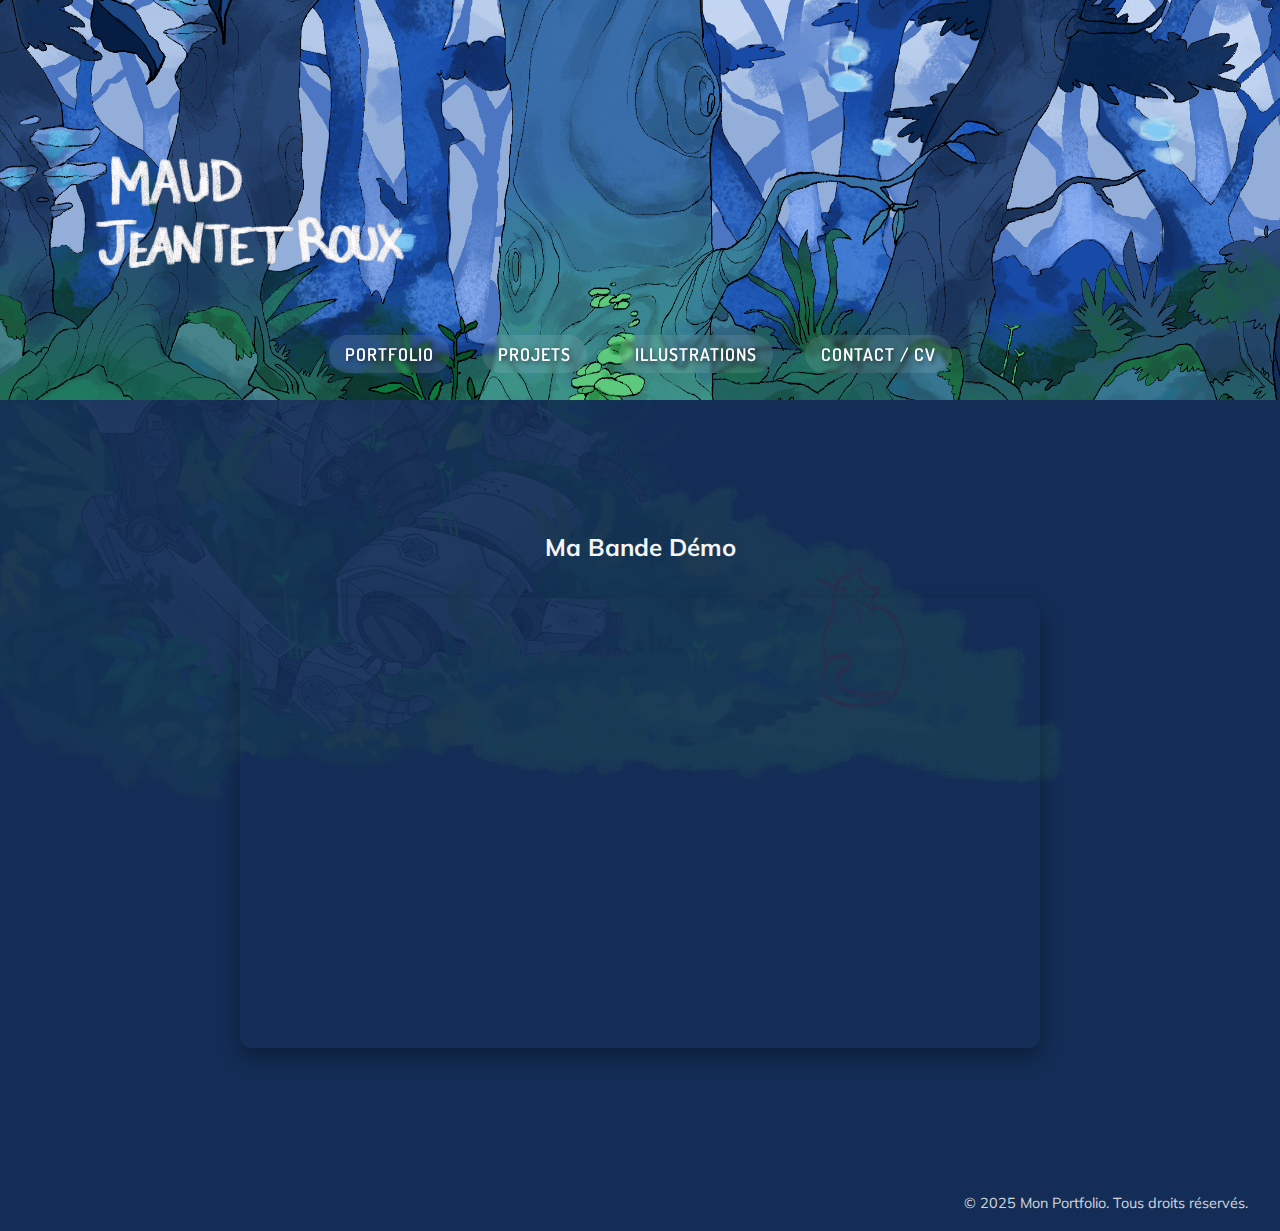
<file: index.html>
<!DOCTYPE html>
<html lang="fr">
<head>
    <meta charset="UTF-8">
    <meta name="viewport" content="width=device-width, initial-scale=1.0">
    <title>Portfolio - Accueil</title>
    <link rel="stylesheet" href="style.css">
</head>
<body>

    <!-- Header Image Section with Navigation inside -->
    <div class="header-image">
        <img src="image/Titre_page.gif" alt="Logo" class="header-gif">
        <nav>
            <ul class="nav-links">
                <li><a href="portfolio.html">Portfolio</a></li>
                <li><a href="projets.html">Projets</a></li>
                <li><a href="illustrations.html">Illustrations</a></li>
                <li><a href="contact.html">Contact / CV</a></li>
            </ul>
        </nav>
    </div>

    <main>

        <!-- Video Link Section -->
        <section class="video-link-section">
            <h2>Ma Bande Démo</h2>
            <div style="max-width: 800px; margin: 2rem auto; box-shadow: 0 10px 20px rgba(0,0,0,0.3); border-radius: 10px; overflow: hidden;">
                <div style="position: relative; padding-bottom: 56.25%; height: 0; overflow: hidden;">
                    <iframe 
                        src="https://www.youtube.com/embed/jWlsPFq4fKA?si=g-v5w8zXyq1n9k9_" 
                        title="Bande Démo" 
                        style="position: absolute; top: 0; left: 0; width: 100%; height: 100%; border: 0;" 
                        allow="accelerometer; autoplay; clipboard-write; encrypted-media; gyroscope; picture-in-picture; web-share" 
                        allowfullscreen>
                    </iframe>
                </div>
            </div>
        </section>
    </main>

    <footer>
        <p>&copy; 2025 Mon Portfolio. Tous droits réservés.</p>
    </footer>

</body>
</html>
</file>
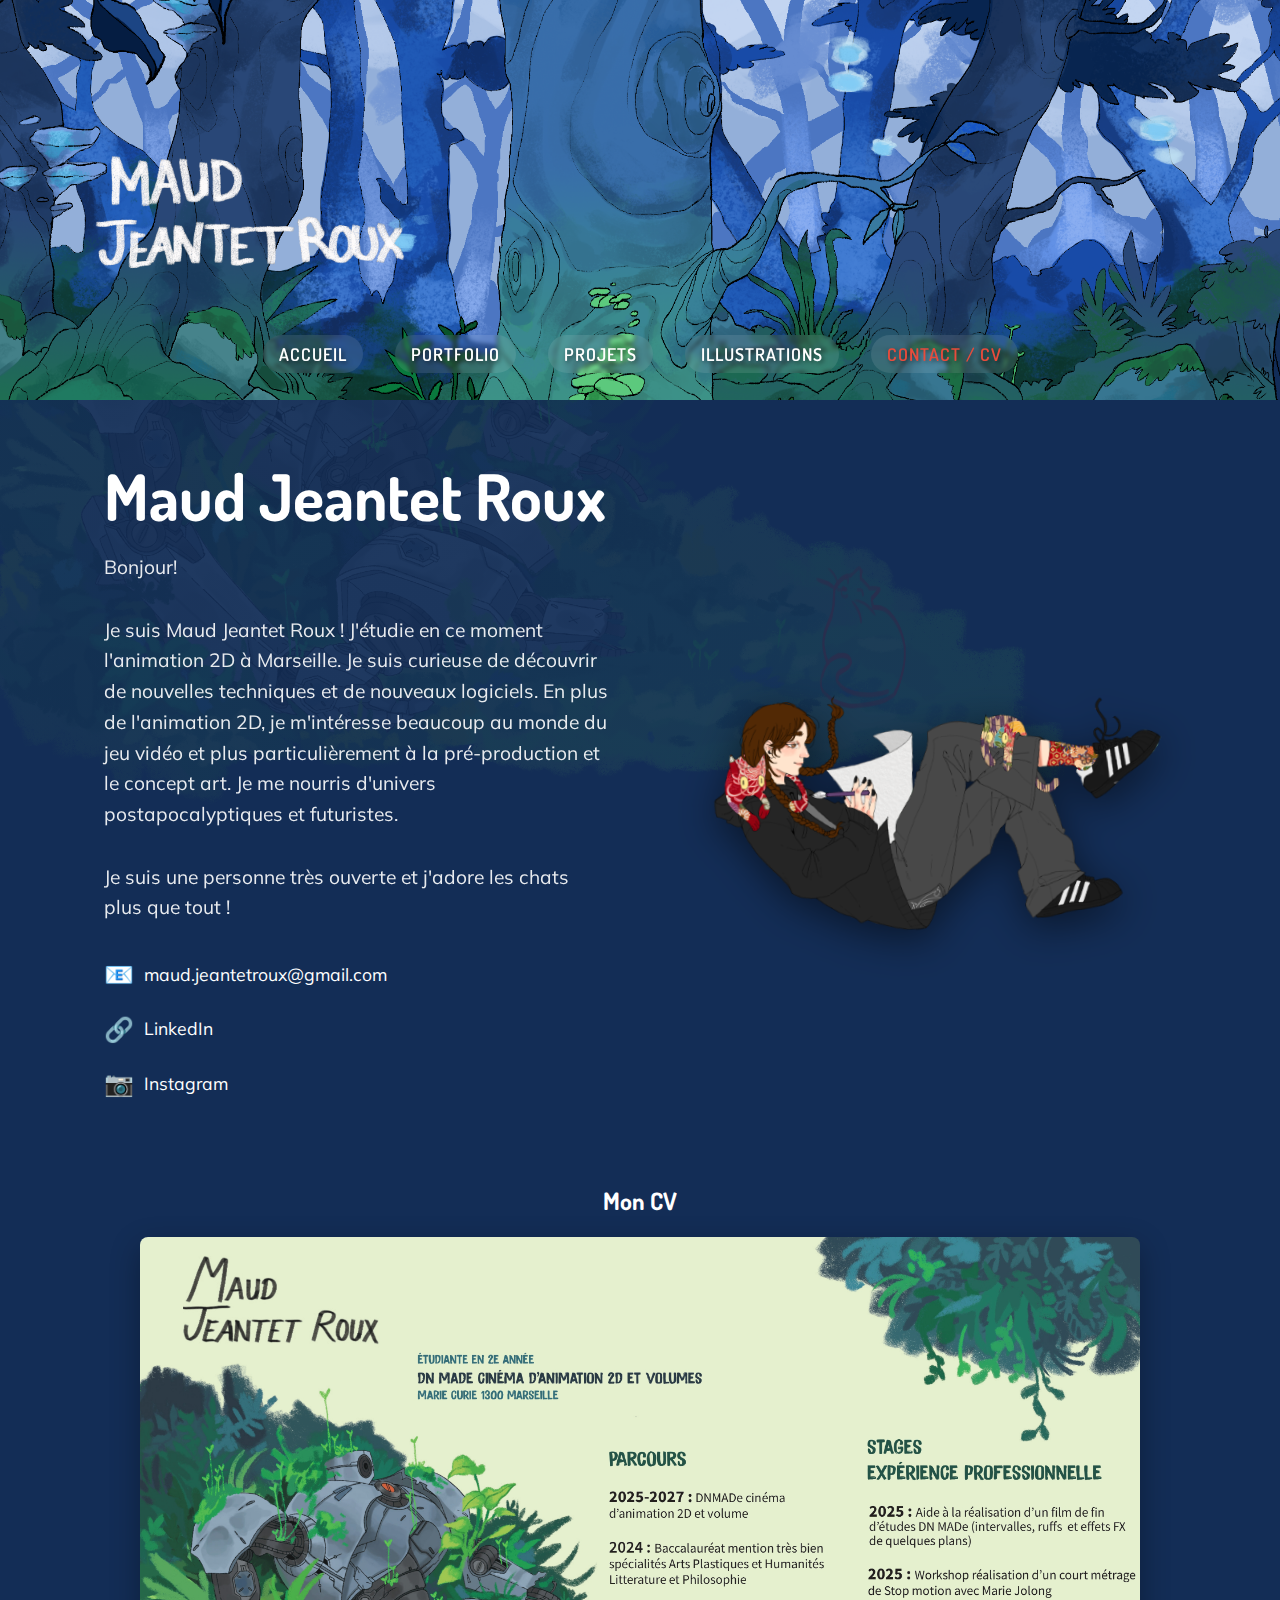
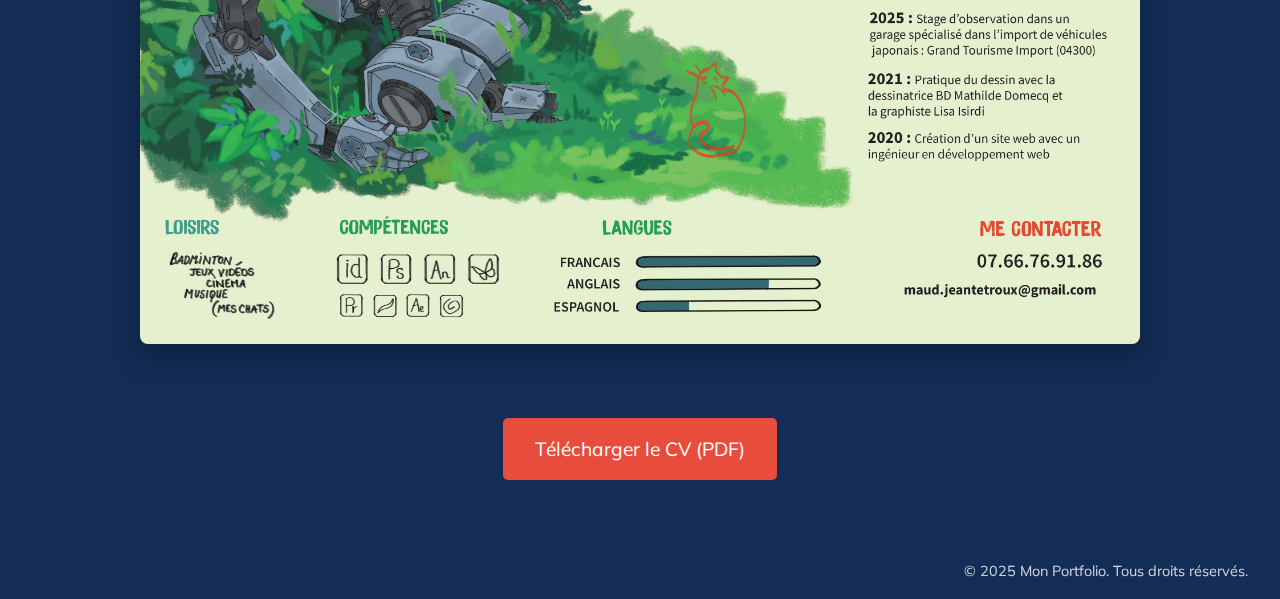
<file: contact.html>
<!DOCTYPE html>
<html lang="fr">
<head>
    <meta charset="UTF-8">
    <meta name="viewport" content="width=device-width, initial-scale=1.0">
    <title>À Propos / Contact</title>
    <link rel="stylesheet" href="style.css">
</head>
<body>

    <div class="header-image">
        <img src="image/Titre_page.gif" alt="Logo" class="header-gif">
        <nav>
            <ul class="nav-links">
                <li><a href="index.html">Accueil</a></li>
                <li><a href="portfolio.html">Portfolio</a></li>
                <li><a href="projets.html">Projets</a></li>
                <li><a href="illustrations.html">Illustrations</a></li>
                <li><a href="contact.html" style="color: var(--accent-color);">Contact / CV</a></li>
            </ul>
        </nav>
    </div>

    <main>
        <div class="contact-container">
            <!-- Top Section: Text Left, Image Right -->
            <div class="profile-section">
                <div class="profile-text">
                    <h1>Maud Jeantet Roux</h1>
                    <p>
                    Bonjour! 
                    </p>
                    <p>
                    Je suis Maud Jeantet Roux ! 
                    J'étudie en ce moment l'animation 2D à Marseille. Je suis curieuse de découvrir de nouvelles techniques et de nouveaux logiciels.
                    En plus de l'animation 2D, je m'intéresse beaucoup au monde du jeu vidéo et plus particulièrement à la pré-production et le concept art. Je me nourris d'univers postapocalyptiques et futuristes. 
                    </p>
                    <P> 
                    Je suis une personne très ouverte et j'adore les chats plus que tout !
                    </P>
                    <ul class="contact-list">
                        <li>
                            <span style="font-size: 1.5rem;">📧</span> 
                            <a href="mailto:maud.jeantetroux@gmail.com">maud.jeantetroux@gmail.com</a>
                        </li>
                        <li>
                            <span style="font-size: 1.5rem;">🔗</span> 
                            <a href="https://www.linkedin.com/in/maud-jeantet-roux-5aa69b383" target="_blank">LinkedIn</a>
                        </li>
                        <li>
                            <span style="font-size: 1.5rem;">📷</span> 
                            <a href="https://www.instagram.com/mjr444.rar?igsh=MWE5MGtqYm9tNXB0Mg==" target="_blank">Instagram</a>
                        </li>
                    </ul>
                </div>
                
                <div class="profile-image-container">
                    <img src="image/imageMaud.png" alt="Maud">   
                    <!-- Corriger le 0 de 13000 et l'accent de littérature -->
                </div>
            </div>

            <!-- Bottom Section: CV PDF -->
            <div class="cv-section">
                <h2 style="color: var(--white); margin-bottom: 1rem; font-family: var(--font-artistic);">Mon CV</h2>
                <!-- Display CV as Image for cleaner look -->
                <img src="cv.jpg" class="cv-container" alt="CV Maud Morvan">
                <br>
                <a href="cv.pdf" class="btn" download style="margin-top: 1rem; padding: 1rem 2rem; font-size: 1.2rem;">Télécharger le CV (PDF)</a>
            </div>
        </div>
    </main>

    <footer>
        <p>&copy; 2025 Mon Portfolio. Tous droits réservés.</p>
    </footer>

</body>
</html>
</file>
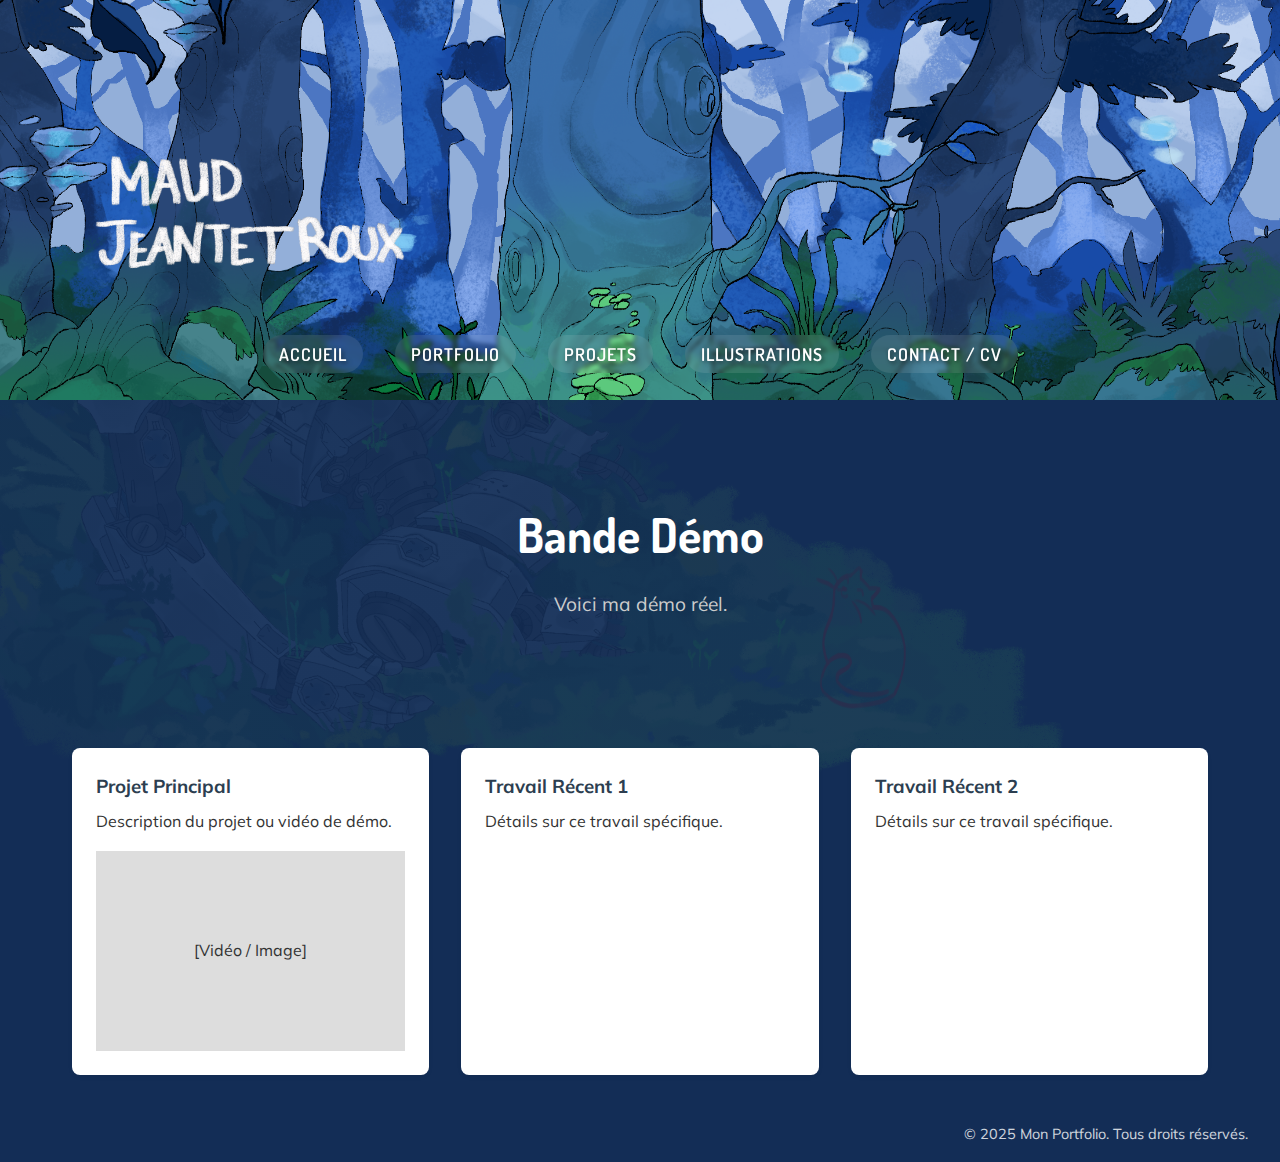
<file: demo.html>
<!DOCTYPE html>
<html lang="fr">
<head>
    <meta charset="UTF-8">
    <meta name="viewport" content="width=device-width, initial-scale=1.0">
    <title>Démo Réel / Portfolio</title>
    <link rel="stylesheet" href="style.css">
</head>
<body>

    <div class="header-image">
        <img src="image/Titre_page.gif" alt="Logo" class="header-gif">
        <nav>
            <ul class="nav-links">
                <li><a href="home.html">Accueil</a></li>
                <li><a href="portfolio.html">Portfolio</a></li>
                <li><a href="projets.html">Projets</a></li>
                <li><a href="illustrations.html">Illustrations</a></li>
                <li><a href="contact.html">Contact / CV</a></li>
            </ul>
        </nav>
    </div>

    <main>
        <section class="hero">
            <h1>Bande Démo</h1>
            <p>Voici ma démo réel.</p>
        </section>

        <div class="grid">
            <!-- Placeholder for video or gallery -->
            <div class="card">
                <h3>Projet Principal</h3>
                <p>Description du projet ou vidéo de démo.</p>
                <div style="background: #ddd; height: 200px; margin-top: 1rem; display: flex; align-items: center; justify-content: center;">
                    [Vidéo / Image]
                </div>
            </div>
            <div class="card">
                <h3>Travail Récent 1</h3>
                <p>Détails sur ce travail spécifique.</p>
            </div>
            <div class="card">
                <h3>Travail Récent 2</h3>
                <p>Détails sur ce travail spécifique.</p>
            </div>
        </div>
    </main>

    <footer>
        <p>&copy; 2025 Mon Portfolio. Tous droits réservés.</p>
    </footer>

</body>
</html>
</file>
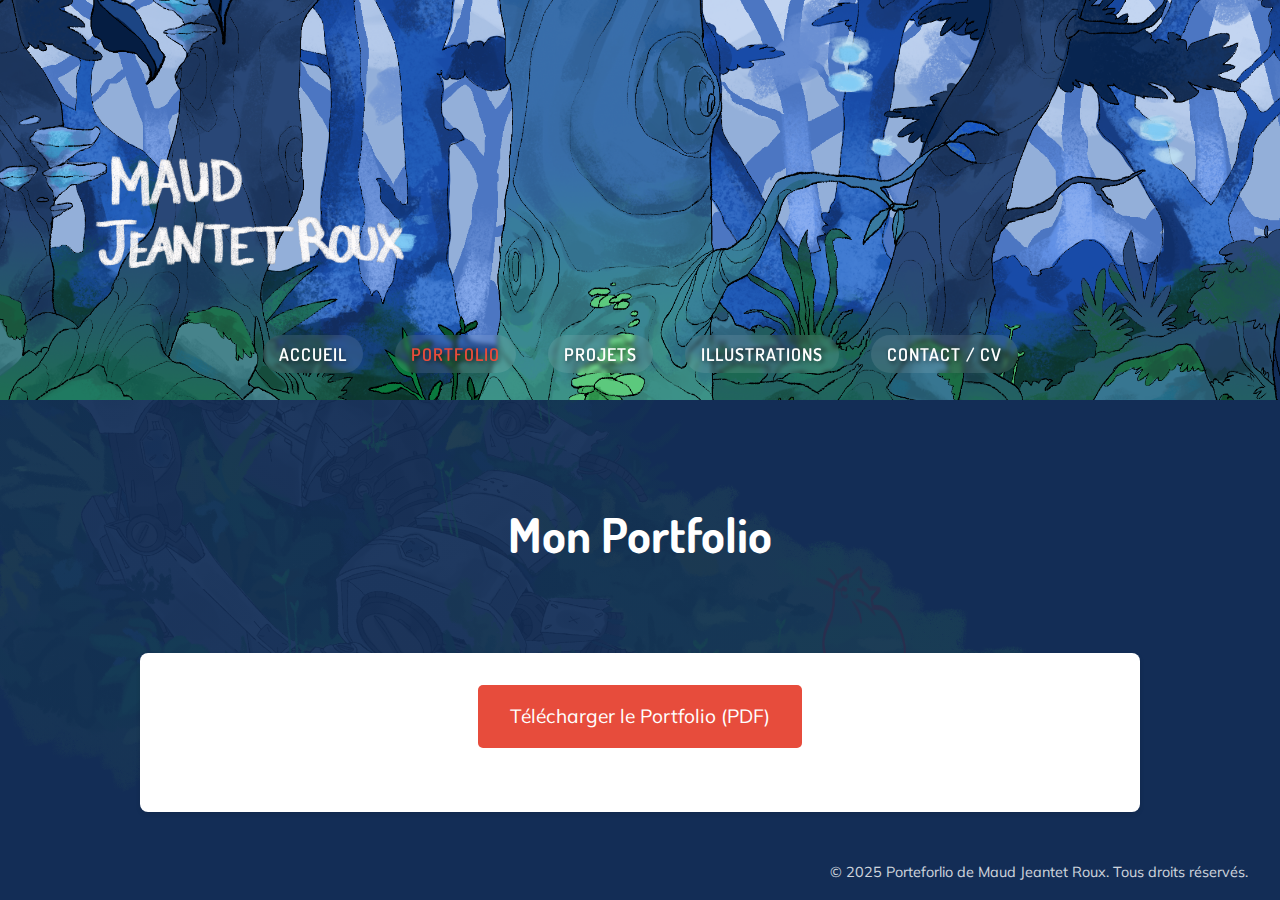
<file: portfolio.html>
<!DOCTYPE html>
<html lang="fr">
<head>
    <meta charset="UTF-8">
    <meta name="viewport" content="width=device-width, initial-scale=1.0">
    <title>Portfolio</title>
    <link rel="stylesheet" href="style.css">
</head>
<body>

    <div class="header-image">
        <img src="image/Titre_page.gif" alt="Logo" class="header-gif">
        <nav>
            <ul class="nav-links">
                <li><a href="index.html">Accueil</a></li>
                <li><a href="portfolio.html" style="color: var(--accent-color);">Portfolio</a></li>
                <li><a href="projets.html">Projets</a></li>
                <li><a href="illustrations.html">Illustrations</a></li>
                <li><a href="contact.html">Contact / CV</a></li>
            </ul>
        </nav>
    </div>

    <main>
        <section class="hero">
            <h1>Mon Portfolio</h1>
        </section>

        <div style="max-width: 1000px; margin: 0 auto; padding: 2rem; background: white; border-radius: 8px; box-shadow: 0 2px 5px rgba(0,0,0,0.1);">
            
            <!-- Download Button at the top -->
            <div style="text-align: center; margin-bottom: 2rem;">
                <a href="portfolio.pdf" class="btn" download style="padding: 1rem 2rem; font-size: 1.2rem;">Télécharger le Portfolio (PDF)</a>
            </div>

            <!-- Portfolio Images Container -->
            <div id="portfolio-container" style="display: flex; flex-direction: column; gap: 0;">
                <!-- Images will be loaded here by script.js -->
            </div>
            
        </div>
    </main>

    <footer>
        <p>&copy; 2025 Porteforlio de Maud Jeantet Roux. Tous droits réservés.</p>
    </footer>

    <script src="script.js"></script>
</body>
</html>
</file>
<file: style.css>
@import url('https://fonts.googleapis.com/css2?family=Dosis:wght@200..800&family=Mulish:ital,wght@0,200..1000;1,200..1000&display=swap');

:root {
    --primary-color: #2c3e50;
    --accent-color: #e74c3c;
    --text-color: #f4f4f4; /* Light text for dark background */
    --bg-color: #132d56; /* Requested dark blue background */
    --white: #ffffff;
    --font-main: 'Mulish', sans-serif;
    --font-artistic: 'Dosis', sans-serif;
}

* {
    margin: 0;
    padding: 0;
    box-sizing: border-box;
}

body {
    font-family: var(--font-main);
    line-height: 1.6;
    color: var(--text-color);
    background-color: var(--bg-color);
    background-image: linear-gradient(rgba(19, 45, 86, 0.9), rgba(19, 45, 86, 0.9)), url('image/robot.png');
    background-size: cover;
    background-position: center;
    background-attachment: fixed;
    display: flex;
    flex-direction: column;
    min-height: 100vh;
}

/* Header & Navigation */
.header-image {
    width: 100%;
    height: 400px; /* "Un peu épaisse" */
    background-image: url('decor_grenouille.png'); /* Filename without accent */
    background-size: cover;
    background-position: center;
    background-repeat: no-repeat;
    background-color: var(--primary-color); /* Fallback */
    
    /* Flexbox to center the nav inside the image */
    display: flex;
    align-items: flex-end; /* Align to bottom */
    justify-content: center; /* Center horizontally */
    position: relative;
    padding-bottom: 2rem; /* Space from bottom */
}

nav {
    background-color: transparent; /* Transparent background */
    box-shadow: none; /* Remove shadow */
    padding: 0;
    width: auto;
    position: relative; /* Ensure z-index works */
    z-index: 20; /* Above the GIF */
}

.nav-links {
    display: flex;
    list-style: none;
    gap: 2rem; /* Reduced gap */
    font-size: 1.1rem; /* Smaller text */
}

.nav-links a {
    font-family: var(--font-artistic);
    text-decoration: none;
    color: var(--white); /* White text to stand out on image */
    font-weight: 600;
    text-transform: uppercase;
    letter-spacing: 1px;
    transition: all 0.4s ease;
    text-shadow: 2px 2px 4px rgba(0,0,0,0.5); /* Shadow for readability */
    padding: 8px 16px; /* Reduced padding */
    border-radius: 20px;
    background-color: rgba(255, 255, 255, 0.1); /* Slight background for "blending" feel */
    backdrop-filter: blur(2px); /* Subtle blur effect */
}

.nav-links a:hover {
    color: var(--white);
    background-color: rgba(255, 255, 255, 0.3); /* Lighter on hover */
    transform: scale(1.1) translateY(-3px); /* Pop up animation */
    box-shadow: 0 5px 15px rgba(0,0,0,0.3);
}

/* Video Link Section */
.video-link-section {
    text-align: center;
    padding: 4rem 2rem;
    background-color: transparent; /* Blend with background */
    margin-top: 2rem;
}

.video-thumbnail {
    display: inline-block;
    position: relative;
    max-width: 800px;
    width: 100%;
    border-radius: 10px;
    overflow: hidden;
    box-shadow: 0 10px 20px rgba(0,0,0,0.2);
    transition: transform 0.3s ease;
}

.video-thumbnail:hover {
    transform: scale(1.02);
}

.video-thumbnail img {
    width: 100%;
    height: auto;
    display: block;
}

.play-button {
    position: absolute;
    top: 50%;
    left: 50%;
    transform: translate(-50%, -50%);
    width: 80px;
    height: 80px;
    background-color: rgba(231, 76, 60, 0.9);
    border-radius: 50%;
    display: flex;
    align-items: center;
    justify-content: center;
    color: white;
    font-size: 2rem;
    pointer-events: none; /* Let clicks pass to the link */
}

/* Main Content */
main {
    flex: 1;
    max-width: 1200px;
    margin: 0 auto;
    padding: 2rem;
    width: 100%;
}

.hero {
    text-align: center;
    padding: 4rem 0;
}

.hero h1 {
    font-size: 3rem;
    margin-bottom: 1rem;
    color: var(--white);
    font-family: var(--font-artistic);
}

.hero p {
    font-size: 1.2rem;
    color: #ccc;
    max-width: 600px;
    margin: 0 auto 2rem;
}

.btn {
    display: inline-block;
    background-color: var(--accent-color);
    color: var(--white);
    padding: 0.8rem 1.5rem;
    border-radius: 5px;
    text-decoration: none;
    transition: background-color 0.3s ease;
}

.btn:hover {
    background-color: #c0392b;
}

/* Grid for previews (if used) */
.grid {
    display: grid;
    grid-template-columns: repeat(auto-fit, minmax(300px, 1fr));
    gap: 2rem;
    margin-top: 2rem;
}

.card {
    background: var(--white);
    color: #333; /* Dark text for white card */
    padding: 1.5rem;
    border-radius: 8px;
    box-shadow: 0 2px 5px rgba(0,0,0,0.05);
    transition: transform 0.3s ease;
    display: flex;
    flex-direction: column;
}

.card img {
    width: 100%;
    height: 200px;
    object-fit: cover;
    border-radius: 4px;
    margin-bottom: 1rem;
}

.card h3 {
    margin-bottom: 0.5rem;
    color: var(--primary-color);
}

.card:hover {
    transform: translateY(-5px);
    cursor: pointer;
}

/* Modal Styles */
.modal {
    display: none; /* Hidden by default */
    position: fixed;
    z-index: 2000;
    left: 0;
    top: 0;
    width: 100%;
    height: 100%;
    overflow: auto;
    background-color: rgba(0,0,0,0.8); /* Black w/ opacity */
    backdrop-filter: blur(5px);
}

.modal-content {
    background-color: var(--white);
    color: var(--primary-color); /* Texte foncé sur fond blanc */
    margin: 5% auto;
    padding: 2rem;
    border-radius: 8px;
    width: 80%;
    max-width: 900px;
    position: relative;
    animation: slideIn 0.3s ease;
}

/* Lightbox Navigation */
.prev, .next {
    cursor: pointer;
    position: absolute;
    top: 50%;
    width: auto;
    padding: 16px;
    margin-top: -50px;
    color: white;
    font-weight: bold;
    font-size: 40px;
    transition: 0.6s ease;
    border-radius: 0 3px 3px 0;
    user-select: none;
    z-index: 2002;
}

.next {
    right: 0;
    border-radius: 3px 0 0 3px;
}

.prev {
    left: 0;
    border-radius: 0 3px 3px 0;
}

.prev:hover, .next:hover {
    background-color: rgba(0,0,0,0.8);
}

/* Admin Interface */
.admin-btn {
    position: absolute;
    top: 20px;
    right: 20px;
    background: rgba(255, 255, 255, 0.2);
    color: white;
    border: 1px solid white;
    padding: 5px 10px;
    border-radius: 4px;
    cursor: pointer;
    font-size: 0.8rem;
    z-index: 1001;
    transition: all 0.3s;
}

.admin-btn:hover {
    background: white;
    color: var(--primary-color);
}

.upload-form {
    display: flex;
    flex-direction: column;
    gap: 1rem;
}

.upload-form input[type="file"] {
    padding: 10px;
    border: 1px dashed #ccc;
    border-radius: 4px;
}

.upload-form input[type="text"] {
    padding: 10px;
    border: 1px solid #ccc;
    border-radius: 4px;
}

.upload-preview {
    max-width: 100%;
    max-height: 200px;
    object-fit: contain;
    display: none;
    margin-top: 1rem;
}

@keyframes slideIn {
    from {transform: translateY(-50px); opacity: 0;}
    to {transform: translateY(0); opacity: 1;}
}

.close-btn {
    color: #aaa;
    float: right;
    font-size: 28px;
    font-weight: bold;
    cursor: pointer;
    transition: color 0.3s;
}

.close-btn:hover,
.close-btn:focus {
    color: var(--accent-color);
    text-decoration: none;
}

.modal-body img {
    width: 100%;
    height: auto;
    margin-bottom: 1rem;
    border-radius: 4px;
}

.modal-header h2 {
    color: var(--primary-color);
    margin-bottom: 1rem;
    border-bottom: 2px solid var(--accent-color);
    padding-bottom: 0.5rem;
    display: inline-block;
}

/* Footer */
footer {
    background-color: transparent;
    color: var(--white);
    text-align: right;
    padding: 1rem 2rem;
    margin-top: auto;
    font-size: 0.9rem;
    opacity: 0.8;
}

/* Admin Styles */
.cta-button {
    display: inline-block;
    padding: 12px 24px;
    background-color: #d4af37; /* Gold color */
    color: #132d56;
    text-decoration: none;
    border-radius: 30px;
    font-weight: bold;
    transition: all 0.3s ease;
    border: none;
    cursor: pointer;
    font-size: 1rem;
    margin-top: 10px;
}

.cta-button:hover {
    background-color: #f1c40f;
    transform: translateY(-2px);
    box-shadow: 0 5px 15px rgba(212, 175, 55, 0.4);
}

.admin-btn {
    position: absolute;
    top: 20px;
    right: 20px;
    background-color: rgba(255, 255, 255, 0.1);
    color: white;
    border: 1px solid rgba(255, 255, 255, 0.3);
    padding: 5px 15px;
    border-radius: 20px;
    cursor: pointer;
    font-size: 0.8rem;
    transition: all 0.3s ease;
    z-index: 100;
}

.admin-btn:hover {
    background-color: rgba(255, 255, 255, 0.3);
}

/* Masonry Layout for Illustrations - Flex Column Mode */
.masonry-grid {
    display: flex;
    gap: 1.5rem;
    width: 100%;
}

.masonry-column {
    display: flex;
    flex-direction: column;
    gap: 1.5rem;
    flex: 1;
    min-width: 0; /* Prevent flex overflow issues */
}

.masonry-item {
    background: transparent;
    box-shadow: none;
    padding: 0;
    border-radius: 0;
    cursor: pointer;
    transition: transform 0.3s ease;
    width: 100%;
}

.masonry-item:hover {
    transform: scale(1.02);
}

.masonry-item img {
    width: 100%;
    height: auto; /* Keep original aspect ratio */
    display: block;
    border-radius: 4px;
}

/* Project Grid Styles */
.project-grid {
    display: grid;
    grid-template-columns: repeat(auto-fill, minmax(250px, 1fr));
    gap: 30px; /* Increased gap for titles */
    margin-top: 2rem;
    align-items: start; /* Align items to the top */
}

.project-wrapper {
    display: flex;
    flex-direction: column;
    gap: 10px;
    height: 100%; /* Ensure wrapper takes full height */
}

.project-title-visible {
    color: var(--white);
    font-family: var(--font-artistic);
    font-size: 1.2rem;
    text-align: center;
    text-transform: uppercase;
    letter-spacing: 1px;
    /* Fix height for titles to ensure alignment */
    min-height: 3rem; 
    display: flex;
    align-items: flex-end;
    justify-content: center;
    line-height: 1.2;
}

.project-card {
    position: relative;
    aspect-ratio: 1 / 1; /* Square */
    overflow: hidden;
    cursor: pointer;
    background-color: var(--primary-color); /* Dark blue-grey instead of black */
    border-radius: 4px; /* Optional: slight radius */
}

.project-card img, .project-card video {
    width: 100%;
    height: 100%;
    object-fit: cover;
    transition: transform 0.5s ease, opacity 0.3s ease;
    opacity: 0.9;
}

.project-card:hover img, .project-card:hover video {
    transform: scale(1.1);
    opacity: 0.6;
}

.project-info {
    position: absolute;
    top: 50%;
    left: 50%;
    transform: translate(-50%, -50%);
    text-align: center;
    width: 100%;
    padding: 1rem;
    opacity: 0;
    transition: opacity 0.3s ease;
    z-index: 2;
}

.project-card:hover .project-info {
    opacity: 1;
}

.project-title {
    color: var(--white);
    font-family: var(--font-artistic);
    font-size: 1.5rem;
    text-transform: uppercase;
    letter-spacing: 2px;
    text-shadow: 2px 2px 4px rgba(0,0,0,0.8);
    margin: 0;
}

/* Overlay gradient on hover */
.project-card::after {
    content: '';
    position: absolute;
    top: 0;
    left: 0;
    width: 100%;
    height: 100%;
    background: rgba(0,0,0,0.4);
    opacity: 0;
    transition: opacity 0.3s ease;
    pointer-events: none;
}

.project-card:hover::after {
    opacity: 1;
}

/* 
   Exemple pour ajuster le centrage d'une couverture de projet spécifique.
   Remplacez 'X' par l'ID du projet (visible dans l'URL quand vous modifiez le projet).
   Valeurs possibles pour object-position : 'top', 'bottom', 'center', 'left', 'right', ou '50% 20%'
*/

#card-project-5 .project-card img,
#card-project-5 .project-card video {
    object-position: top center;
}

/* Grid for Project Details (Row order, Large images) */
.project-detail-grid {
    display: grid;
    grid-template-columns: repeat(auto-fit, minmax(350px, 1fr)); /* Adjusted: 3-4 items per row on desktop */
    gap: 1.5rem;
    margin-top: 2rem;
}

.project-detail-item {
    /* Reset masonry styles */
    break-inside: auto;
    margin-bottom: 0;
}

.project-detail-item img,
.project-detail-item video {
    width: 100%;
    height: 100%; /* Fill the grid cell */
    object-fit: cover; /* Ensure it covers the area nicely */
    display: block;
    border-radius: 4px;
    box-shadow: 0 2px 5px rgba(0,0,0,0.1);
}

@media (max-width: 768px) {
    .project-detail-grid {
        grid-template-columns: 1fr; /* 1 column on mobile */
    }
}

@media (max-width: 768px) {
    .project-detail-grid {
        column-count: 1;
    }
}

.project-detail-item img,
.project-detail-item video {
    width: 100%;
    height: auto;
    display: block;
    border-radius: 4px;
    box-shadow: 0 2px 5px rgba(0,0,0,0.1);
}


/* Header GIF Logo */
.header-gif {
    position: absolute;
    top: 100px;
    left: 50px;
    width: 450px;
    height: auto;
    z-index: 10;
}


/* --- New Contact Page Layout --- */
.contact-container {
    max-width: 1200px;
    margin: 0 auto;
    padding: 2rem;
}

.profile-section {
    display: flex;
    align-items: center;
    justify-content: space-between;
    gap: 4rem;
    margin-bottom: 4rem;
    min-height: 60vh; /* Takes up good screen space */
}

.profile-text {
    flex: 1;
    color: var(--white);
}

.profile-text h1 {
    font-family: var(--font-artistic);
    font-size: 4rem;
    margin-bottom: 1.5rem;
    color: var(--white);
    line-height: 1;
}

.profile-text p {
    font-size: 1.2rem;
    margin-bottom: 2rem;
    opacity: 0.9;
    max-width: 600px;
}

.contact-list {
    list-style: none;
    margin-top: 2rem;
}

.contact-list li {
    margin-bottom: 1rem;
    font-size: 1.1rem;
    display: flex;
    align-items: center;
    gap: 10px;
}

.contact-list a {
    color: var(--white);
    text-decoration: none;
    border-bottom: 1px solid transparent;
    transition: border-color 0.3s;
}

.contact-list a:hover {
    border-color: var(--accent-color);
}

.profile-image-container {
    flex: 1;
    display: flex;
    justify-content: center;
    align-items: center;
}

.profile-image-container img {
    max-width: 100%;
    max-height: 600px;
    object-fit: contain;
    filter: drop-shadow(0 10px 20px rgba(0,0,0,0.5));
    transform: rotate(-3deg); /* Slight artistic tilt */
    transition: transform 0.5s ease;
}

.profile-image-container img:hover {
    transform: rotate(0deg) scale(1.02);
}

.cv-section {
    width: 100%;
    margin-top: 2rem;
    text-align: center;
}

.cv-container {
    width: 100%;
    max-width: 1000px;
    height: auto; /* Maintain aspect ratio for image */
    border: none;
    border-radius: 8px;
    box-shadow: 0 10px 30px rgba(0,0,0,0.3);
    background: #fff;
    margin-bottom: 2rem;
    display: block;
    margin-left: auto;
    margin-right: auto;
}

@media (max-width: 900px) {
    .profile-section {
        flex-direction: column-reverse; /* Image on top, Text below */
        text-align: center;
        gap: 2rem;
        min-height: auto;
        margin-bottom: 3rem;
    }
    .profile-text h1 { font-size: 3rem; }
    
    .profile-image-container img {
        max-height: 400px;
        transform: rotate(0deg); /* Remove tilt for cleaner mobile look */
    }
    
    .contact-list { 
        display: inline-block; 
        text-align: left; 
    }
}

@media (max-width: 600px) {
    .contact-container {
        padding: 1rem;
    }
    
    .profile-text h1 { 
        font-size: 2.2rem; 
        margin-bottom: 1rem;
    }
    
    .profile-text p {
        font-size: 1rem;
    }

    .profile-image-container img {
        max-height: 250px; /* Much smaller on phone to avoid scrolling too much */
        margin-bottom: 1rem;
    }
    
    .contact-list {
        display: flex;
        flex-direction: column;
        align-items: center; /* Center contact items */
        width: 100%;
    }
    
    .contact-list li {
        justify-content: center;
        font-size: 1rem;
    }
}

/* --- Mobile Header Optimization --- */
@media (max-width: 768px) {
    .header-image {
        height: auto;
        min-height: 300px; /* Reduced height */
        padding-top: 100px; /* Space for logo */
        padding-bottom: 1rem;
        align-items: center;
        flex-direction: column;
        justify-content: flex-end;
    }

    .header-gif {
        width: 200px; /* Smaller logo */
        top: 20px;
        left: 50%;
        transform: translateX(-50%);
    }

    nav {
        width: 100%;
        padding: 0.5rem;
    }

    .nav-links {
        flex-wrap: wrap;
        justify-content: center;
        gap: 10px;
    }

    .nav-links a {
        font-size: 0.9rem;
        padding: 8px 12px;
        background-color: rgba(0, 0, 0, 0.5); /* Better contrast */
        border: 1px solid rgba(255,255,255,0.2);
        flex: 0 1 auto;
        text-align: center;
        min-width: auto;
        border-radius: 15px;
    }
    
    /* Grids on Mobile */
    .project-grid {
        grid-template-columns: 1fr; /* Single column */
        gap: 2rem;
    }

    .masonry-grid {
        flex-direction: column; /* Stack columns */
        gap: 1rem;
    }
    
    .croquis-grid-style .project-wrapper {
        width: 45%; /* 2 items per row on mobile */
        min-width: 140px;
    }
    
    .croquis-grid-style {
        gap: 15px;
    }

    /* Modal on Mobile */
    .modal-content {
        width: 95%;
        margin: 10% auto;
        padding: 1rem;
    }
    
    .close-btn {
        font-size: 35px;
        padding: 10px;
    }
    
    /* Typography */
    .hero h1 {
        font-size: 2rem;
    }
    
    .hero p {
        font-size: 1rem;
        padding: 0 1rem;
    }
}


/* Croquis Grid Specific Style */
.croquis-grid-style {
    display: flex; /* Use flexbox for better centering of few items */
    flex-wrap: wrap;
    justify-content: center;
    gap: 30px;
    max-width: 800px;
    margin-left: auto;
    margin-right: auto;
}

.croquis-grid-style .project-wrapper {
    width: 180px; /* Fixed width for croquis cards */
}
</file>
